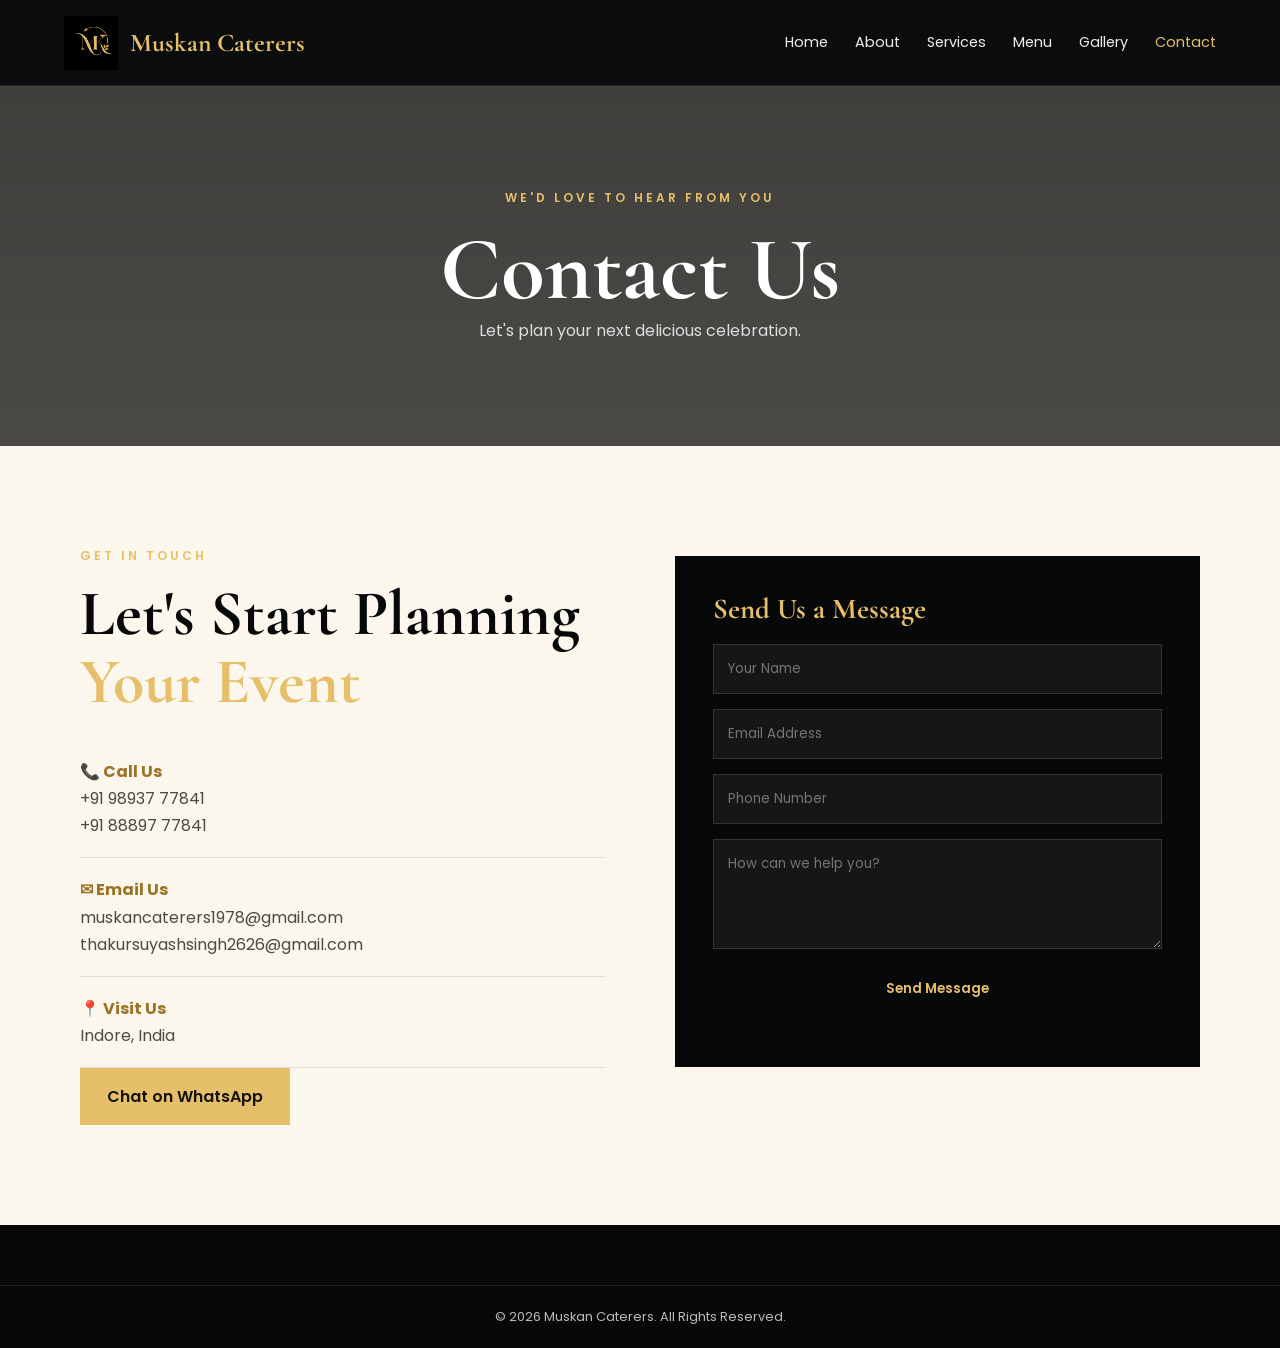
<file: contact.html>
<!DOCTYPE html>
<html lang="en">

<head>
    <meta charset="UTF-8">

    <meta name="viewport" content="width=device-width, initial-scale=1.0">

    <title>Contact Us | Muskan Caterers</title>

    <!-- Google Fonts -->
    <link rel="preconnect" href="https://fonts.googleapis.com">

    <link
        rel="preconnect"
        href="https://fonts.gstatic.com"
        crossorigin
    >

    <link
        href="https://fonts.googleapis.com/css2?family=Cormorant+Garamond:wght@500;600;700&family=Poppins:wght@300;400;500;600;700&display=swap"
        rel="stylesheet"
    >

    <!-- CSS File -->
    <link rel="stylesheet" href="style.css">

</head>


<body>

    <!-- =========================
         NAVBAR
    ========================== -->

    <header class="navbar">

        <!-- Logo / Brand -->

        <a href="index.html" class="brand">

            <img src="logo.png" alt="Muskan Caterers Logo">

            <span>Muskan Caterers</span>

        </a>


        <!-- Mobile Menu Button -->

        <button class="menu-toggle">
            ☰
        </button>


        <!-- Navigation Links -->

        <nav class="nav-links">

            <a href="index.html">
                Home
            </a>

            <a href="about.html">
                About
            </a>

            <a href="services.html">
                Services
            </a>

            <a href="menu.html">
                Menu
            </a>

            <a href="gallery.html">
                Gallery
            </a>

            <a class="active" href="contact.html">
                Contact
            </a>

        </nav>

    </header>


    <!-- =========================
         PAGE HERO SECTION
    ========================== -->

    <section class="page-hero">

        <div>

            <p class="eyebrow">
                WE'D LOVE TO HEAR FROM YOU
            </p>

            <h1>
                Contact Us
            </h1>

            <p>
                Let's plan your next delicious celebration.
            </p>

        </div>

    </section>


    <!-- =========================
         CONTACT SECTION
    ========================== -->

    <section class="section container contact-page">


        <!-- Contact Information -->

        <div class="contact-details">

            <p class="eyebrow">
                GET IN TOUCH
            </p>


            <h2>
                Let's Start Planning
                <span>Your Event</span>
            </h2>


            <!-- Phone -->

            <div class="contact-item">

                <b>
                    📞 Call Us
                </b>

                <p>
                    +91 98937 77841 
                </p>

                <p>
                    +91 88897 77841
                </p>

            </div>


            <!-- Email -->

            <div class="contact-item">

                <b>
                    ✉ Email Us
                </b>

                <p>
                    muskancaterers1978@gmail.com
                </p>
                <p>
                    thakursuyashsingh2626@gmail.com
                </p>

            </div>


            <!-- Address -->

            <div class="contact-item">

                <b>
                    📍 Visit Us
                </b>

                <p>
                    Indore, India
                </p>

            </div>


            <!-- WhatsApp Button -->

            <a
                class="btn btn-gold"
                href="https://wa.me/918889777841"
                target="_blank"
            >
                Chat on WhatsApp
            </a>

        </div>


        <!-- =========================
             CONTACT FORM
        ========================== -->

        <form
            id="contactForm"
            class="booking-form"
        >

            <h3>
                Send Us a Message
            </h3>


            <!-- Name -->

            <input
                name="name"
                placeholder="Your Name"
                required
            >


            <!-- Email -->

            <input
                name="email"
                type="email"
                placeholder="Email Address"
                required
            >


            <!-- Phone -->

            <input
                name="phone"
                placeholder="Phone Number"
                required
            >


            <!-- Message -->

            <textarea
                name="message"
                placeholder="How can we help you?"
                required
            ></textarea>


            <!-- Submit Button -->

            <button
                class="btn btn-dark full-btn"
            >
                Send Message
            </button>


            <!-- Form Message -->

            <p
                id="contactMessage"
                class="form-message"
            ></p>

        </form>

    </section>


    <!-- =========================
         FOOTER
    ========================== -->

    <footer>

        <div class="copyright">

            ©

            <span id="year"></span>

            Muskan Caterers.

            All Rights Reserved.

        </div>

    </footer>


    <!-- JavaScript File -->

    <script src="script.js"></script>

</body>

</html>
</file>
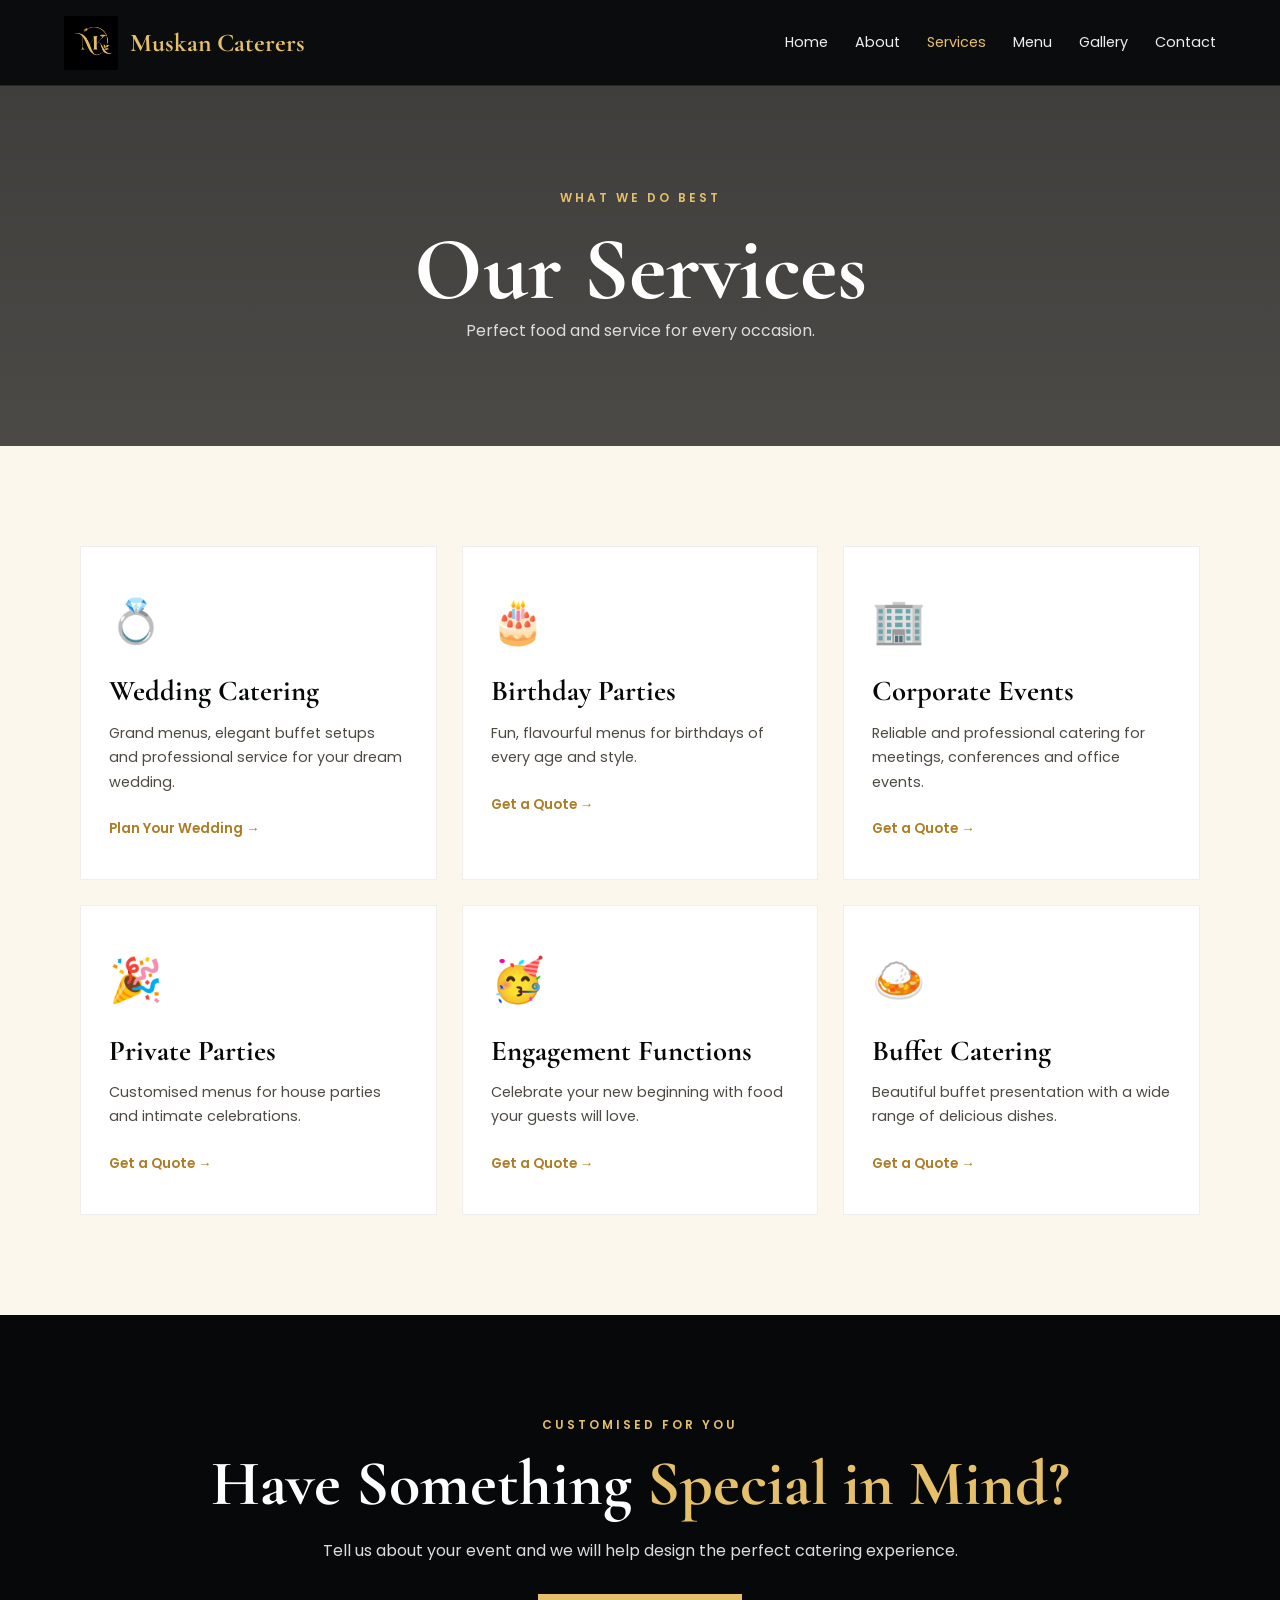
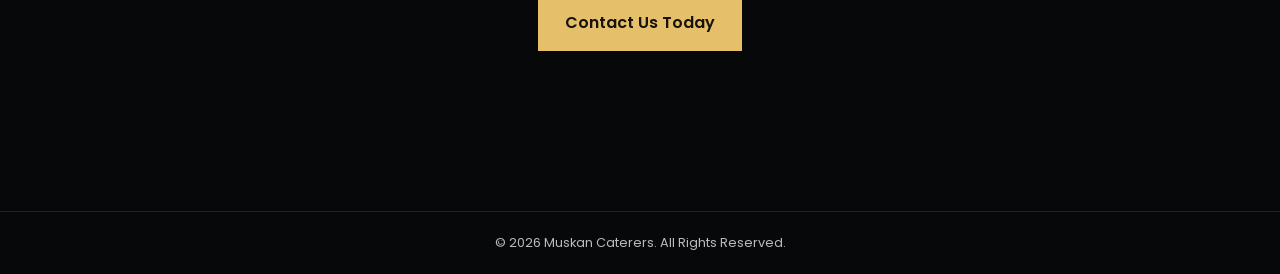
<file: services.html>
<!DOCTYPE html>
<html lang="en"><head><meta charset="UTF-8"><meta name="viewport" content="width=device-width,initial-scale=1.0"><title>Services | Muskan Caterers</title><link rel="preconnect" href="https://fonts.googleapis.com"><link rel="preconnect" href="https://fonts.gstatic.com" crossorigin><link href="https://fonts.googleapis.com/css2?family=Cormorant+Garamond:wght@500;600;700&family=Poppins:wght@300;400;500;600;700&display=swap" rel="stylesheet"><link rel="stylesheet" href="style.css"></head>
<body><header class="navbar"><a href="index.html" class="brand"><img src="logo.png" alt="Logo"><span>Muskan Caterers</span></a><button class="menu-toggle">☰</button><nav class="nav-links"><a href="index.html">Home</a><a href="about.html">About</a><a class="active" href="services.html">Services</a><a href="menu.html">Menu</a><a href="gallery.html">Gallery</a><a href="contact.html">Contact</a></nav></header>
<section class="page-hero"><div><p class="eyebrow">WHAT WE DO BEST</p><h1>Our Services</h1><p>Perfect food and service for every occasion.</p></div></section>
<section class="section container"><div class="card-grid large-grid">
<article class="service-card"><div class="service-icon">💍</div><h3>Wedding Catering</h3><p>Grand menus, elegant buffet setups and professional service for your dream wedding.</p><a href="contact.html">Plan Your Wedding →</a></article>
<article class="service-card"><div class="service-icon">🎂</div><h3>Birthday Parties</h3><p>Fun, flavourful menus for birthdays of every age and style.</p><a href="contact.html">Get a Quote →</a></article>
<article class="service-card"><div class="service-icon">🏢</div><h3>Corporate Events</h3><p>Reliable and professional catering for meetings, conferences and office events.</p><a href="contact.html">Get a Quote →</a></article>
<article class="service-card"><div class="service-icon">🎉</div><h3>Private Parties</h3><p>Customised menus for house parties and intimate celebrations.</p><a href="contact.html">Get a Quote →</a></article>
<article class="service-card"><div class="service-icon">🥳</div><h3>Engagement Functions</h3><p>Celebrate your new beginning with food your guests will love.</p><a href="contact.html">Get a Quote →</a></article>
<article class="service-card"><div class="service-icon">🍛</div><h3>Buffet Catering</h3><p>Beautiful buffet presentation with a wide range of delicious dishes.</p><a href="contact.html">Get a Quote →</a></article>
</div></section>
<section class="section dark-section"><div class="container center"><p class="eyebrow">CUSTOMISED FOR YOU</p><h2>Have Something <span>Special in Mind?</span></h2><p>Tell us about your event and we will help design the perfect catering experience.</p><a class="btn btn-gold" href="contact.html">Contact Us Today</a></div></section>
<footer><div class="copyright">© <span id="year"></span> Muskan Caterers. All Rights Reserved.</div></footer><script src="script.js"></script></body></html>
</file>
<file: style.css>
/* ========================================
   GLOBAL RESET
======================================== */

* {
    box-sizing: border-box;
    margin: 0;
    padding: 0;
}

html {
    scroll-behavior: smooth;
}


/* ========================================
   CSS VARIABLES
======================================== */

:root {
    --gold: #e6bf6a;
    --gold-light: #f3d68f;
    --black: #070809;
    --dark: #111214;
    --cream: #fbf7ed;
    --white: #fff;
    --text: #4e4a43;
    --border: rgba(230, 191, 106, 0.22);
}


/* ========================================
   BODY & TYPOGRAPHY
======================================== */

body {
    font-family: Poppins, sans-serif;
    background: var(--cream);
    color: var(--text);
    line-height: 1.7;
}

h1,
h2,
h3,
h4 {
    font-family: "Cormorant Garamond", serif;
    color: var(--black);
    line-height: 1.05;
}

h1 {
    font-size: clamp(3.5rem, 7vw, 6.5rem);
}

h2 {
    font-size: clamp(2.5rem, 5vw, 4.3rem);
}

h3 {
    font-size: 1.8rem;
}

h2 span,
h1 span {
    color: var(--gold);
}

a {
    text-decoration: none;
    color: inherit;
}


/* ========================================
   CONTAINER
======================================== */

.container {
    width: min(1120px, 90%);
    margin: auto;
}

.section {
    padding: 100px 0;
}


/* ========================================
   NAVBAR
======================================== */

.navbar {
    height: 86px;
    background: rgba(7, 8, 9, 0.98);

    display: flex;
    align-items: center;
    justify-content: space-between;

    padding: 0 5%;

    position: sticky;
    top: 0;

    z-index: 1000;

    border-bottom: 1px solid rgba(230, 191, 106, 0.14);
}

.brand {
    display: flex;
    align-items: center;
    gap: 12px;

    color: var(--gold);

    font-family: "Cormorant Garamond";
    font-size: 1.6rem;
    font-weight: 700;
}

.brand img {
    width: 54px;
    height: 54px;

    object-fit: contain;
}

.nav-links {
    display: flex;
    align-items: center;

    gap: 27px;

    color: #eee;
}

.nav-links a {
    font-size: 0.9rem;
}

.nav-links a:hover,
.nav-links .active {
    color: var(--gold);
}

.nav-cta {
    border: 1px solid var(--gold);
    padding: 9px 18px;
}

.menu-toggle {
    display: none;

    background: none;
    border: 0;

    color: var(--gold);

    font-size: 1.7rem;
}


/* ========================================
   HERO SECTION
======================================== */

.hero {
    min-height: calc(100vh - 86px);

    position: relative;

    background:
        url("https://images.unsplash.com/photo-1515003197210-e0cd71810b5f?auto=format&fit=crop&w=1800&q=90")
        center / cover;

    display: flex;
    align-items: center;
}

.hero-overlay {
    position: absolute;
    inset: 0;

    background: linear-gradient(
        90deg,
        rgba(0, 0, 0, 0.88),
        rgba(0, 0, 0, 0.5),
        rgba(0, 0, 0, 0.2)
    );
}

.hero-content {
    position: relative;

    color: white;

    max-width: 850px;

    margin-left: 5%;
    width: 90%;
}

.hero h1 {
    color: white;
    max-width: 850px;
}

.hero p:not(.eyebrow) {
    max-width: 700px;

    font-size: 1.1rem;

    margin: 25px 0 35px;

    color: #ddd;
}

.eyebrow {
    letter-spacing: 3px;

    font-size: 0.75rem;
    font-weight: 600;

    color: var(--gold);

    margin-bottom: 14px;
}

.hero-buttons {
    display: flex;
    gap: 15px;

    flex-wrap: wrap;
}


/* ========================================
   BUTTONS
======================================== */

.btn {
    display: inline-block;

    padding: 14px 26px;

    border: 1px solid transparent;

    font-weight: 600;

    cursor: pointer;

    transition: 0.3s;

    font-family: Poppins;
}

.btn-gold {
    background: var(--gold);
    color: #17120a;
}

.btn-gold:hover {
    background: var(--gold-light);

    transform: translateY(-3px);
}

.btn-outline {
    border-color: var(--gold);

    color: var(--gold);

    background: transparent;
}

.btn-outline:hover {
    background: var(--gold);
    color: #111;
}

.btn-dark {
    background: var(--black);

    color: var(--gold);

    border-color: var(--black);
}

.full-btn {
    width: 100%;
}


/* ========================================
   HERO SCROLL TEXT
======================================== */

.hero-scroll {
    position: absolute;

    bottom: 28px;
    left: 50%;

    transform: translateX(-50%);

    color: var(--gold);

    font-size: 0.65rem;

    letter-spacing: 3px;
}


/* ========================================
   SECTION HEADING
======================================== */

.section-heading {
    margin-bottom: 55px;
}

.section-heading.center {
    text-align: center;
}

.section-heading h2 span {
    color: #b88a32;
}


/* ========================================
   INTRO SECTION
======================================== */

.intro-grid,
.booking-grid,
.contact-page {
    display: grid;

    grid-template-columns: 1fr 1fr;

    gap: 70px;

    align-items: center;
}

.image-card {
    overflow: hidden;
    position: relative;
}

.image-card::after {
    content: "";

    position: absolute;

    border: 1px solid var(--gold);

    inset: 16px;

    pointer-events: none;
}

.image-card img {
    width: 100%;
    height: 520px;

    object-fit: cover;

    display: block;
}

.intro-content > p {
    margin: 20px 0;
}


/* ========================================
   FEATURE LIST
======================================== */

.feature-list {
    margin: 25px 0;
}

.feature-list > div {
    display: flex;

    gap: 15px;

    margin: 16px 0;
}

.feature-list span {
    color: var(--gold);

    font-size: 1.4rem;
}

.text-link {
    color: #a77924;

    font-weight: 600;
}


/* ========================================
   STATISTICS SECTION
======================================== */

.stats {
    background: var(--black);

    padding: 60px 0;
}

.stats-grid {
    display: grid;

    grid-template-columns: repeat(4, 1fr);

    gap: 20px;

    text-align: center;
}

.stats strong {
    display: block;

    color: var(--gold);

    font-family: "Cormorant Garamond";

    font-size: 3.5rem;
}

.stats span {
    color: #eee;

    font-size: 0.85rem;
}


/* ========================================
   SERVICES
======================================== */

.services-preview {
    background: #fff;
}

.card-grid {
    display: grid;

    grid-template-columns: repeat(3, 1fr);

    gap: 25px;
}

.large-grid {
    grid-template-columns: repeat(3, 1fr);
}

.service-card {
    background: #fff;

    padding: 38px 28px;

    border: 1px solid #eee;

    transition: 0.35s;
}

.service-card:hover {
    transform: translateY(-8px);

    box-shadow: 0 20px 45px rgba(0, 0, 0, 0.08);

    border-color: var(--gold);
}

.service-icon {
    font-size: 2.7rem;

    margin-bottom: 18px;
}

.service-card p {
    font-size: 0.9rem;

    margin: 14px 0 20px;
}

.service-card a {
    color: #ad7d26;

    font-weight: 600;

    font-size: 0.85rem;
}


/* ========================================
   UTILITY CLASSES
======================================== */

.center {
    text-align: center;
}

.top-space {
    margin-top: 40px;
}


/* ========================================
   DARK SECTION
======================================== */

.dark-section {
    background: var(--black);

    color: #ddd;
}

.dark-section h2 {
    color: white;
}

.dark-section h2 span {
    color: var(--gold);
}

.dark-section p:not(.eyebrow) {
    margin: 20px 0 30px;
}


/* ========================================
   MENU HIGHLIGHT
======================================== */

.menu-highlight {
    display: grid;

    grid-template-columns: 1fr 1fr;

    align-items: center;

    gap: 70px;
}

.food-collage {
    height: 430px;

    position: relative;
}

.food-collage img {
    object-fit: cover;

    position: absolute;

    box-shadow: 0 20px 40px #000;
}

.img-one {
    width: 65%;
    height: 80%;

    left: 0;
    top: 0;
}

.img-two {
    width: 55%;
    height: 60%;

    right: 0;
    bottom: 0;

    border: 8px solid var(--black);
}


/* ========================================
   GALLERY
======================================== */

.gallery-grid {
    display: grid;

    grid-template-columns: repeat(4, 1fr);

    gap: 15px;
}

.gallery-grid img {
    width: 100%;
    height: 240px;

    object-fit: cover;

    cursor: pointer;

    transition: 0.35s;
}

.gallery-grid img:hover {
    transform: scale(1.03);
}


/* ========================================
   TESTIMONIALS
======================================== */

.testimonials-section {
    background: #f1e7d5;
}

.testimonial-box {
    max-width: 850px;

    margin: auto;

    display: flex;

    align-items: center;

    gap: 20px;
}

.testimonial {
    background: #fff;

    padding: 45px;

    text-align: center;

    flex: 1;

    box-shadow: 0 10px 30px rgba(0, 0, 0, 0.05);
}

.testimonial .stars {
    color: #c99836;

    font-size: 1.1rem;
}

.testimonial blockquote {
    font-family: "Cormorant Garamond";

    font-size: 1.8rem;

    color: #333;

    margin: 20px;
}

.slider-btn {
    width: 45px;
    height: 45px;

    border: 1px solid var(--gold);

    background: transparent;

    color: #9a6c1e;

    font-size: 1.4rem;

    cursor: pointer;
}


/* ========================================
   BOOKING SECTION
======================================== */

.booking-section {
    background: #fff;
}

.booking-form {
    background: var(--black);

    padding: 38px;

    display: flex;

    flex-direction: column;

    gap: 15px;
}

.booking-form h3 {
    color: var(--gold);

    margin-bottom: 5px;
}

.form-row {
    display: grid;

    grid-template-columns: 1fr 1fr;

    gap: 15px;
}


/* ========================================
   FORM INPUTS
======================================== */

.booking-form input,
.booking-form select,
.booking-form textarea,
.estimator input,
.estimator select {
    width: 100%;

    padding: 14px;

    border: 1px solid #343434;

    background: #151618;

    color: #eee;

    font-family: Poppins;

    outline: none;
}

.booking-form textarea {
    min-height: 110px;

    resize: vertical;
}

.form-message {
    color: var(--gold);

    font-size: 0.85rem;

    text-align: center;
}


/* ========================================
   WHATSAPP BUTTON
======================================== */

.whatsapp {
    position: fixed;

    right: 22px;
    bottom: 22px;

    width: 56px;
    height: 56px;

    border-radius: 50%;

    display: grid;

    place-items: center;

    background: #25D366;

    color: white;

    font-size: 1.8rem;

    z-index: 1000;

    box-shadow: 0 6px 20px rgba(0, 0, 0, 0.25);
}


/* ========================================
   FOOTER
======================================== */

footer {
    background: #070809;

    color: #bbb;

    padding-top: 60px;
}

.footer-grid {
    display: grid;

    grid-template-columns: 2fr 1fr 1fr;

    gap: 50px;

    padding-bottom: 50px;
}

.footer-grid h3,
.footer-grid h4 {
    color: var(--gold);

    margin-bottom: 14px;
}

.footer-grid a {
    display: block;

    margin: 7px 0;
}

.footer-logo {
    width: 90px;
    height: 90px;

    object-fit: contain;
}

.copyright {
    text-align: center;

    padding: 20px;

    border-top: 1px solid #222;

    font-size: 0.8rem;
}


/* ========================================
   PAGE HERO
======================================== */

.page-hero {
    height: 360px;

    background:
        linear-gradient(
            rgba(0, 0, 0, 0.75),
            rgba(0, 0, 0, 0.7)
        ),
        url("https://images.unsplash.com/photo-1555244162-803834f70033?auto=format&fit=crop&w=1800&q=80")
        center / cover;

    display: grid;

    place-items: center;

    text-align: center;
}

.page-hero h1 {
    color: white;
}

.page-hero > div > p:last-child {
    color: #ddd;
}


/* ========================================
   MENU TABS
======================================== */

.menu-tabs {
    display: flex;

    justify-content: center;

    gap: 10px;

    flex-wrap: wrap;

    margin-bottom: 45px;
}

.menu-tab {
    border: 1px solid var(--gold);

    background: transparent;

    padding: 10px 18px;

    cursor: pointer;

    font-family: Poppins;
}

.menu-tab.active,
.menu-tab:hover {
    background: var(--black);

    color: var(--gold);
}


/* ========================================
   FOOD GRID
======================================== */

.food-grid {
    display: grid;

    grid-template-columns: repeat(4, 1fr);

    gap: 20px;
}

.food-card {
    background: #fff;

    box-shadow: 0 8px 25px rgba(0, 0, 0, 0.06);

    overflow: hidden;
}

.food-card img {
    width: 100%;
    height: 190px;

    object-fit: cover;
}

.food-card > div {
    padding: 18px;
}

.food-card p {
    font-size: 0.8rem;
}

.veg,
.nonveg {
    font-size: 0.65rem;

    font-weight: 700;
}

.veg {
    color: #298b36;
}

.nonveg {
    color: #b83333;
}


/* ========================================
   QUOTE ESTIMATOR
======================================== */

.quote-estimator {
    background: #f1e7d5;
}

.estimator {
    display: grid;

    grid-template-columns: 1fr 1fr 1fr auto;

    gap: 12px;

    align-items: center;

    max-width: 1000px;

    margin: auto;
}

.estimator input,
.estimator select {
    background: white;

    color: #333;

    border-color: #ddd;
}

.estimator button {
    height: 50px;
}

.estimator #quoteResult {
    grid-column: 1 / -1;

    text-align: center;

    background: #fff;

    padding: 18px;

    font-weight: 600;

    color: #795719;
}

.disclaimer {
    font-size: 0.75rem;

    margin-top: 15px;
}


/* ========================================
   FULL GALLERY
======================================== */

.full-gallery {
    grid-template-columns: repeat(4, 1fr);
}

.full-gallery img {
    height: 270px;
}


/* ========================================
   LIGHTBOX
======================================== */

.lightbox {
    display: none;

    position: fixed;

    z-index: 2000;

    inset: 0;

    background: rgba(0, 0, 0, 0.92);

    align-items: center;

    justify-content: center;

    padding: 30px;
}

.lightbox.show {
    display: flex;
}

.lightbox img {
    max-width: 90%;

    max-height: 85vh;
}

.lightbox span {
    position: absolute;

    right: 30px;
    top: 20px;

    color: white;

    font-size: 3rem;

    cursor: pointer;
}


/* ========================================
   CONTACT PAGE
======================================== */

.contact-details h2 {
    margin-bottom: 25px;
}

.contact-item {
    padding: 18px 0;

    border-bottom: 1px solid #ddd;
}

.contact-item b {
    color: #9c7227;
}

.contact-page {
    align-items: start;
}

.contact-page .booking-form {
    margin-top: 10px;
}


/* ========================================
   TABLET RESPONSIVE DESIGN
======================================== */

@media (max-width: 900px) {

    .nav-links {
        display: none;

        position: absolute;

        top: 86px;
        left: 0;

        width: 100%;

        background: #090a0b;

        flex-direction: column;

        padding: 25px;
    }

    .nav-links.open {
        display: flex;
    }

    .menu-toggle {
        display: block;
    }

    .intro-grid,
    .booking-grid,
    .contact-page,
    .menu-highlight {
        grid-template-columns: 1fr;

        gap: 40px;
    }

    .card-grid,
    .large-grid {
        grid-template-columns: repeat(2, 1fr);
    }

    .food-grid {
        grid-template-columns: repeat(2, 1fr);
    }

    .gallery-grid,
    .full-gallery {
        grid-template-columns: repeat(2, 1fr);
    }

    .footer-grid {
        grid-template-columns: 1fr 1fr;
    }

    .stats-grid {
        grid-template-columns: repeat(2, 1fr);
    }
}


/* ========================================
   MOBILE RESPONSIVE DESIGN
======================================== */

@media (max-width: 560px) {

    .section {
        padding: 70px 0;
    }

    .brand span {
        font-size: 1.25rem;
    }

    .hero-content {
        margin-left: 5%;
    }

    .hero h1 {
        font-size: 3.4rem;
    }

    .hero-scroll {
        display: none;
    }

    .card-grid,
    .large-grid,
    .food-grid,
    .gallery-grid,
    .full-gallery,
    .footer-grid {
        grid-template-columns: 1fr;
    }

    .form-row {
        grid-template-columns: 1fr;
    }

    .stats strong {
        font-size: 2.8rem;
    }

    .estimator {
        grid-template-columns: 1fr;
    }

    .image-card img {
        height: 400px;
    }

    .food-collage {
        height: 360px;
    }

    .testimonial {
        padding: 28px 18px;
    }

    .testimonial blockquote {
        font-size: 1.4rem;
    }

    .slider-btn {
        flex-shrink: 0;
    }
}
</file>
